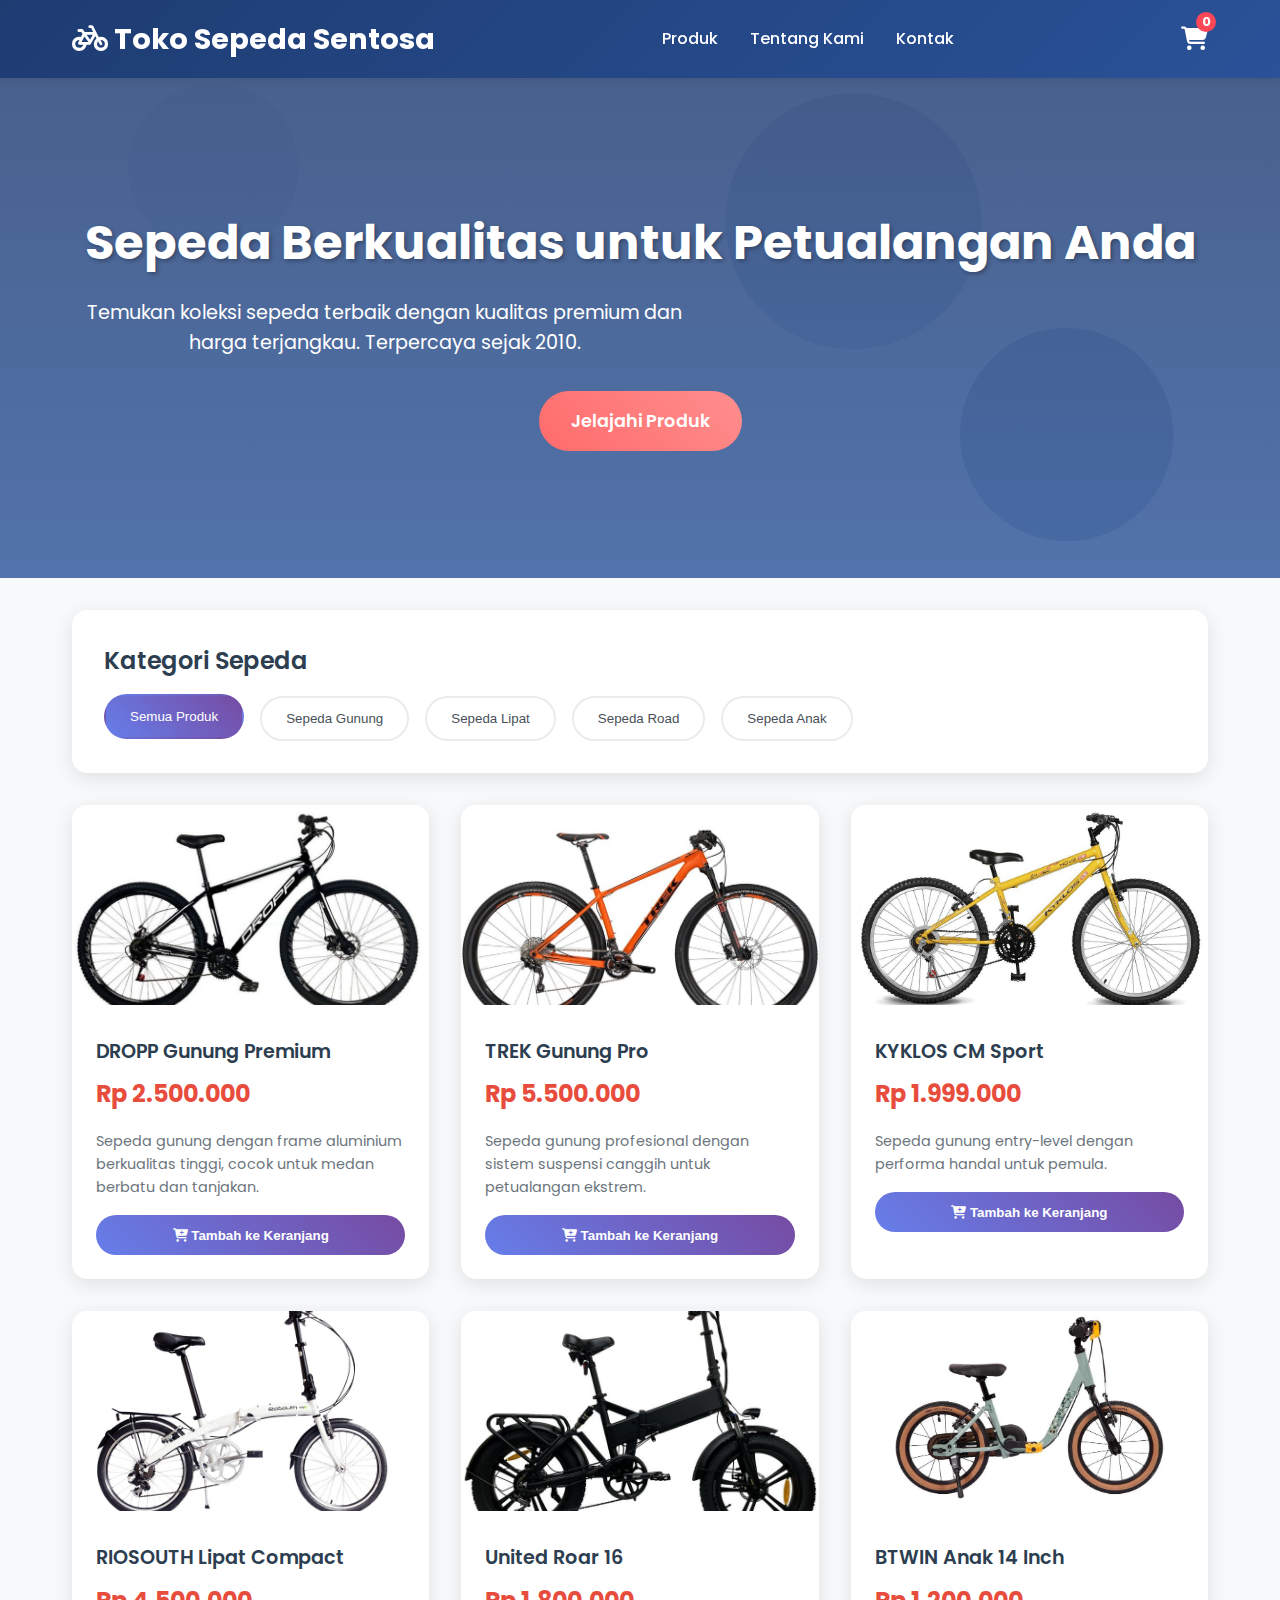
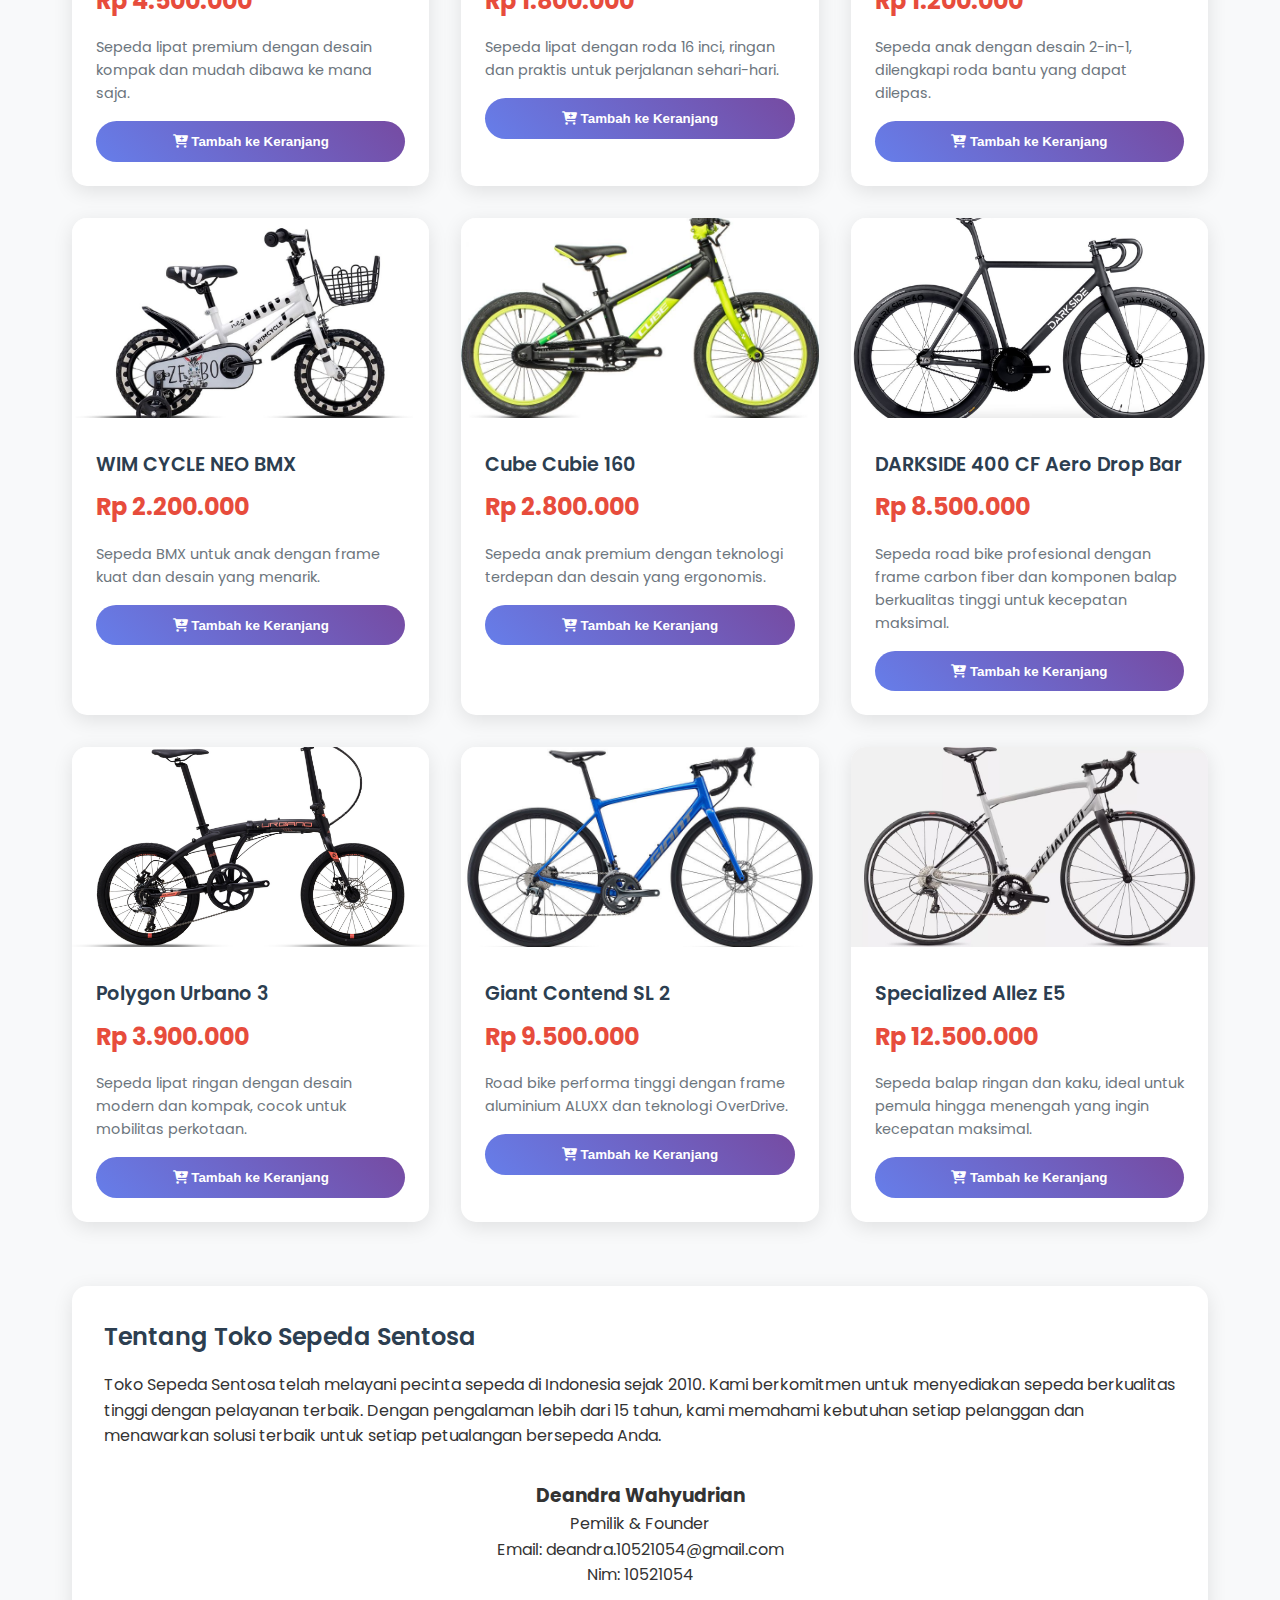
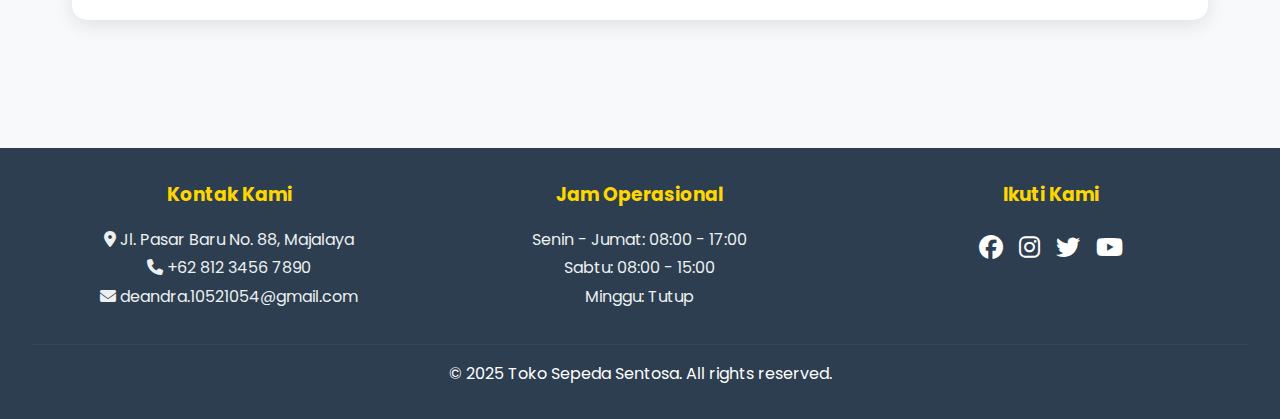
<file: index.html>
<!DOCTYPE html>
<html lang="id">
<head>
    <meta charset="UTF-8">
    <meta name="viewport" content="width=device-width, initial-scale=1.0">
    <title>Toko Sepeda Sentosa - Sepeda Berkualitas Terpercaya</title>
    <link href="https://fonts.googleapis.com/css2?family=Poppins:wght@300;400;500;600;700&display=swap" rel="stylesheet">
    <link rel="stylesheet" href="https://cdnjs.cloudflare.com/ajax/libs/font-awesome/6.4.0/css/all.min.css">
    <link rel="stylesheet" href="style.css">
</head>
<body>
    <header class="header">
        <div class="header-content">
            <a href="#" class="logo">
                <i class="fas fa-bicycle"></i> Toko Sepeda Sentosa
            </a>
            <nav>
                <ul class="nav-menu">
                    <li><a href="#products">Produk</a></li>
                    <li><a href="#about">Tentang Kami</a></li>
                    <li><a href="#contact">Kontak</a></li>
                </ul>
            </nav>
            <div class="cart-icon" onclick="openCart()">
                <i class="fas fa-shopping-cart"></i>
                <span class="cart-count" id="cartCount">0</span>
            </div>
        </div>
    </header>

    <section class="hero">
        <div class="hero-content">
            <h1>Sepeda Berkualitas untuk Petualangan Anda</h1>
            <p>Temukan koleksi sepeda terbaik dengan kualitas premium dan harga terjangkau. Terpercaya sejak 2010.</p>
            <a href="#products" class="cta-button">Jelajahi Produk</a>
        </div>
    </section>

    <div class="container">
        <section class="filter-section" id="products">
            <h2 class="filter-title">Kategori Sepeda</h2>
            <div class="filter-buttons">
                <button class="filter-btn active" onclick="filterProducts('all')">Semua Produk</button>
                <button class="filter-btn" onclick="filterProducts('gunung')">Sepeda Gunung</button>
                <button class="filter-btn" onclick="filterProducts('lipat')">Sepeda Lipat</button>
                <button class="filter-btn" onclick="filterProducts('road')">Sepeda Road</button>
                <button class="filter-btn" onclick="filterProducts('anak')">Sepeda Anak</button>
            </div>
        </section>

        <div class="product-grid" id="productGrid">
        </div>
    </div>

    <section id="about" class="container">
        <div class="filter-section">
            <h2 class="filter-title">Tentang Toko Sepeda Sentosa</h2>
            <p>Toko Sepeda Sentosa telah melayani pecinta sepeda di Indonesia sejak 2010. Kami berkomitmen untuk menyediakan sepeda berkualitas tinggi dengan pelayanan terbaik. Dengan pengalaman lebih dari 15 tahun, kami memahami kebutuhan setiap pelanggan dan menawarkan solusi terbaik untuk setiap petualangan bersepeda Anda.</p>
            <div style="margin-top: 2rem; text-align: center;">
                <h3>Deandra Wahyudrian</h3>
                <p>Pemilik & Founder</p>
                <p>Email: deandra.10521054@gmail.com</p>
                <p>Nim: 10521054</p>
            </div>
        </div>
    </section>

    <footer class="footer" id="contact">
        <div class="footer-content">
            <div class="footer-section">
                <h3>Kontak Kami</h3>
                <p><i class="fas fa-map-marker-alt"></i> Jl. Pasar Baru No. 88, Majalaya</p>
                <p><i class="fas fa-phone"></i> +62 812 3456 7890</p>
                <p><i class="fas fa-envelope"></i> deandra.10521054@gmail.com</p>
            </div>
            <div class="footer-section">
                <h3>Jam Operasional</h3>
                <p>Senin - Jumat: 08:00 - 17:00</p>
                <p>Sabtu: 08:00 - 15:00</p>
                <p>Minggu: Tutup</p>
            </div>
            <div class="footer-section">
                <h3>Ikuti Kami</h3>
                <div class="social-icons">
                    <a href="#"><i class="fab fa-facebook"></i></a>
                    <a href="#"><i class="fab fa-instagram"></i></a>
                    <a href="#"><i class="fab fa-twitter"></i></a>
                    <a href="#"><i class="fab fa-youtube"></i></a>
                </div>
            </div>
        </div>
        <div style="border-top: 1px solid #34495e; padding-top: 1rem; margin-top: 2rem;">
            <p>&copy; 2025 Toko Sepeda Sentosa. All rights reserved.</p>
        </div>
    </footer>

    <div id="cartModal" class="modal">
        <div class="modal-content">
            <span class="close" onclick="closeCart()">&times;</span>
            <h2>Keranjang Belanja</h2>
            <div id="cartItems"></div>
            <div class="cart-total" id="cartTotal">Total: Rp 0</div>
            <button class="btn-primary" onclick="checkout()" style="width: 100%; margin-top: 1rem;">
                Checkout
            </button>
        </div>
    </div>

    <script src="script.js"></script>
</body>
</html>
</file>
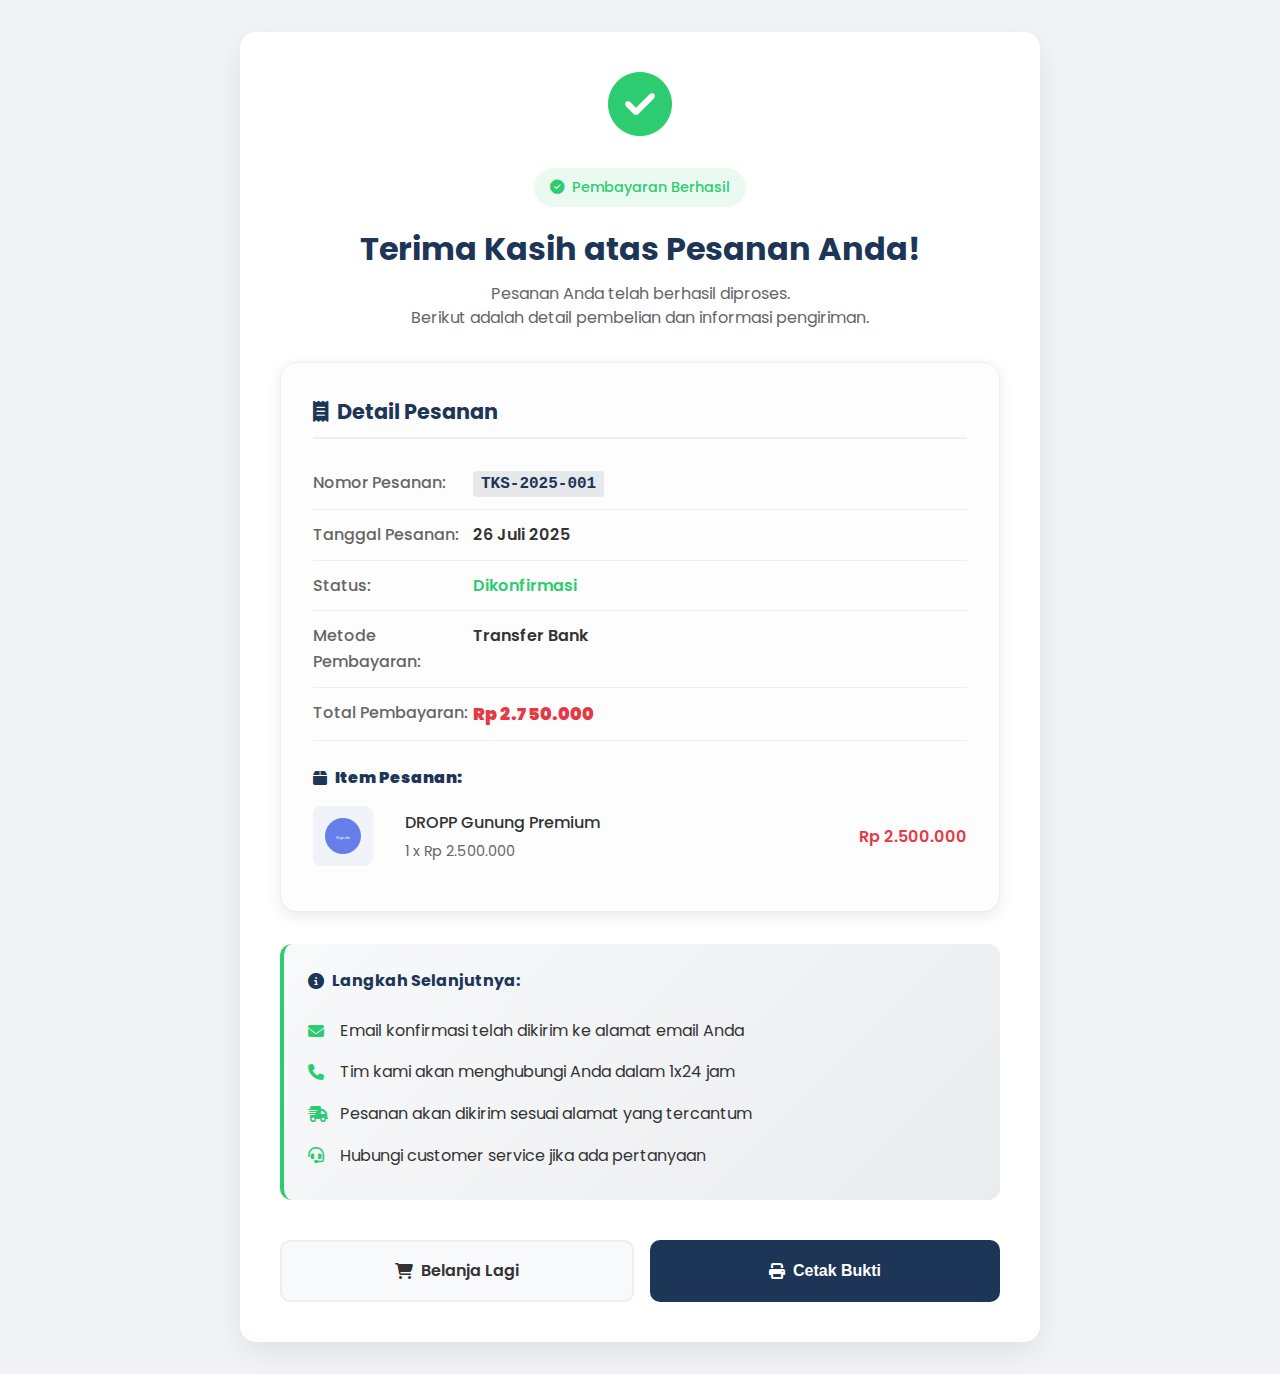
<file: payment-sukses.html>
<!DOCTYPE html>
<html lang="id">
<head>
    <meta charset="UTF-8" />
    <meta name="viewport" content="width=device-width, initial-scale=1.0"/>
    <title>Pembayaran Berhasil - Toko Sepeda Sentosa</title>
    <meta name="description" content="Halaman konfirmasi pembayaran berhasil - Toko Sepeda Sentosa">
    
    <link rel="stylesheet" href="https://cdnjs.cloudflare.com/ajax/libs/font-awesome/6.4.0/css/all.min.css"/>
    <link href="https://fonts.googleapis.com/css2?family=Poppins:wght@300;400;600;700&display=swap" rel="stylesheet">
    
    <style>
        :root {
            --primary-color: #1d3557;
            --primary-hover: #16324f;
            --accent-color: #e63946;
            --success-color: #2ecc71;
            --text-dark: #333;
            --text-light: #666;
            --border-color: #eee;
            --background: #f1f3f6;
            --white: #ffffff;
            --shadow-light: 0 5px 15px rgba(0,0,0,0.08);
            --shadow-medium: 0 10px 30px rgba(0,0,0,0.08);
            --transition: all 0.2s ease;
        }

        * {
            margin: 0; 
            padding: 0; 
            box-sizing: border-box;
        }

        body {
            font-family: 'Poppins', sans-serif;
            background-color: var(--background);
            color: var(--text-dark);
            padding: 2rem 1rem;
            line-height: 1.6;
        }

        .container {
            max-width: 800px;
            margin: auto;
            background: var(--white);
            padding: 2.5rem;
            border-radius: 16px;
            box-shadow: var(--shadow-medium);
            position: relative;
        }

        .success-animation {
            display: flex;
            justify-content: center;
            margin-bottom: 2rem;
        }

        .success-icon {
            font-size: 4rem;
            color: var(--success-color);
            animation: successBounce 0.6s ease-out;
        }

        @keyframes successBounce {
            0% { transform: scale(0); opacity: 0; }
            50% { transform: scale(1.1); }
            100% { transform: scale(1); opacity: 1; }
        }

        .title {
            text-align: center;
            font-size: 2rem;
            font-weight: 700;
            color: var(--primary-color);
            margin-bottom: 0.5rem;
        }

        .subtitle {
            text-align: center;
            font-size: 1rem;
            color: var(--text-light);
            margin-bottom: 2rem;
            line-height: 1.5;
        }

        .order-details {
            margin-top: 2rem;
        }

        .section-title {
            margin-bottom: 1.2rem;
            color: var(--primary-color);
            font-size: 1.3rem;
            border-bottom: 2px solid var(--border-color);
            padding-bottom: 0.5rem;
            display: flex;
            align-items: center;
            gap: 0.5rem;
        }

        .styled-summary {
            background: #fdfdfd;
            padding: 2rem;
            border-radius: 16px;
            box-shadow: var(--shadow-light);
            margin-top: 2rem;
            border: 1px solid var(--border-color);
        }

        .order-table {
            width: 100%;
            border-collapse: collapse;
            margin-top: 1rem;
        }

        .order-table td {
            padding: 0.75rem 0;
            border-bottom: 1px solid var(--border-color);
            vertical-align: top;
        }

        .order-table td:first-child {
            color: var(--text-light);
            width: 160px;
            font-weight: 500;
        }

        .order-table td:last-child {
            font-weight: 600;
        }

        .order-id {
            color: var(--primary-color);
            font-family: 'Courier New', monospace;
            background: rgba(29, 53, 87, 0.1);
            padding: 0.25rem 0.5rem;
            border-radius: 4px;
        }

        .total-amount {
            color: var(--accent-color);
            font-size: 1.1rem;
        }

        .items-section {
            margin-top: 1.5rem;
        }

        .items-title {
            font-weight: 600;
            margin-bottom: 1rem;
            color: var(--primary-color);
            display: flex;
            align-items: center;
            gap: 0.5rem;
        }

        .order-item {
            display: flex;
            justify-content: space-between;
            align-items: center;
            margin-bottom: 1rem;
            border-bottom: 1px dashed var(--border-color);
            padding-bottom: 0.8rem;
        }

        .order-item:last-child {
            border-bottom: none;
            margin-bottom: 0;
        }

        .order-item img {
            width: 60px;
            height: 60px;
            object-fit: cover;
            border-radius: 8px;
            margin-right: 1rem;
            flex-shrink: 0;
        }

        .order-item-info {
            display: flex;
            align-items: center;
            flex: 1;
            gap: 1rem;
        }

        .order-item-details {
            flex: 1;
        }

        .order-item-name {
            font-weight: 500;
            margin-bottom: 0.25rem;
            color: var(--text-dark);
        }

        .order-item-quantity {
            font-size: 0.9rem;
            color: var(--text-light);
        }

        .order-item-price {
            font-weight: 600;
            color: var(--accent-color);
            font-size: 1rem;
        }

        .buttons {
            display: flex;
            justify-content: space-between;
            margin-top: 2.5rem;
            gap: 1rem;
        }

        .btn {
            flex: 1;
            padding: 1rem 1.5rem;
            border: none;
            border-radius: 10px;
            font-weight: 600;
            font-size: 1rem;
            cursor: pointer;
            transition: var(--transition);
            text-decoration: none;
            display: flex;
            align-items: center;
            justify-content: center;
            gap: 0.5rem;
        }

        .btn-print {
            background-color: var(--primary-color);
            color: var(--white);
        }

        .btn-print:hover {
            background-color: var(--primary-hover);
            transform: translateY(-2px);
            box-shadow: 0 8px 20px rgba(29, 53, 87, 0.3);
        }

        .btn-home {
            background-color: #f8f9fa;
            color: var(--text-dark);
            border: 2px solid var(--border-color);
        }

        .btn-home:hover {
            background-color: #e9ecef;
            border-color: var(--primary-color);
            color: var(--primary-color);
        }

        .status-badge {
            display: inline-flex;
            align-items: center;
            gap: 0.5rem;
            background: rgba(46, 204, 113, 0.1);
            color: var(--success-color);
            padding: 0.5rem 1rem;
            border-radius: 25px;
            font-size: 0.9rem;
            font-weight: 500;
            margin-bottom: 1rem;
        }

        .next-steps {
            background: linear-gradient(135deg, #f8f9fa 0%, #e9ecef 100%);
            padding: 1.5rem;
            border-radius: 12px;
            margin-top: 2rem;
            border-left: 4px solid var(--success-color);
        }

        .next-steps h4 {
            color: var(--primary-color);
            margin-bottom: 1rem;
            display: flex;
            align-items: center;
            gap: 0.5rem;
        }

        .next-steps ul {
            list-style: none;
            padding: 0;
        }

        .next-steps li {
            padding: 0.5rem 0;
            display: flex;
            align-items: center;
            gap: 0.75rem;
            color: var(--text-dark);
        }

        .next-steps li i {
            color: var(--success-color);
            width: 20px;
        }

        @media print {
            body {
                background: white !important;
                color: black !important;
                padding: 0 !important;
                font-size: 12pt;
                line-height: 1.4;
            }

            .container {
                max-width: 100% !important;
                margin: 0 !important;
                padding: 20pt !important;
                background: white !important;
                box-shadow: none !important;
                border-radius: 0 !important;
            }

            .buttons,
            .btn,
            .next-steps {
                display: none !important;
            }

            .success-icon {
                display: none !important;
            }

            .title {
                font-size: 18pt !important;
                color: black !important;
                margin-bottom: 10pt !important;
            }

            .subtitle {
                color: #333 !important;
                margin-bottom: 20pt !important;
            }

            .section-title {
                font-size: 14pt !important;
                color: black !important;
                border-bottom: 1pt solid #333 !important;
                margin-bottom: 10pt !important;
            }

            .order-table td {
                border-bottom: 1pt solid #ccc !important;
                padding: 5pt 0 !important;
                font-size: 11pt !important;
            }

            .order-item {
                margin-bottom: 8pt !important;
                border-bottom: 1pt dashed #ccc !important;
                padding-bottom: 5pt !important;
                page-break-inside: avoid;
            }

            .order-item img {
                width: 30pt !important;
                height: 30pt !important;
                margin-right: 8pt !important;
            }

            .order-item-price {
                color: black !important;
                font-weight: bold !important;
            }

            .styled-summary {
                page-break-inside: avoid;
                background: white !important;
                box-shadow: none !important;
                border: 1pt solid #ccc !important;
            }

            .print-footer {
                position: fixed;
                bottom: 0;
                left: 0;
                right: 0;
                text-align: center;
                font-size: 9pt;
                color: #666;
                border-top: 1pt solid #ccc;
                padding: 5pt;
                background: white;
            }
        }

        @media (max-width: 600px) {
            .container {
                padding: 1.5rem;
                margin: 1rem 0.5rem;
            }

            .title {
                font-size: 1.5rem;
            }

            .buttons {
                flex-direction: column;
            }

            .order-item {
                flex-direction: column;
                align-items: flex-start;
                gap: 0.5rem;
            }

            .order-item-info {
                width: 100%;
            }

            .order-item-price {
                align-self: flex-end;
            }

            .order-table td:first-child {
                width: 120px;
                font-size: 0.9rem;
            }
        }

        @media (max-width: 400px) {
            body {
                padding: 1rem 0.5rem;
            }

            .success-icon {
                font-size: 3rem;
            }

            .container {
                padding: 1rem;
            }
        }

        .order-item img {
            background: linear-gradient(90deg, #f0f4f8 25%, #e3e8ef 50%, #f0f4f8 75%);
            background-size: 200% 100%;
            animation: loading 1.5s infinite;
        }

        .order-item img[src] {
            background: none;
            animation: none;
        }

        @keyframes loading {
            0% { background-position: 200% 0; }
            100% { background-position: -200% 0; }
        }
    </style>
</head>
<body>
    <div class="container" id="invoice">
        <div class="success-animation">
            <i class="fas fa-check-circle success-icon" aria-hidden="true"></i>
        </div>

        <div style="text-align: center;">
            <div class="status-badge">
                <i class="fas fa-check-circle" aria-hidden="true"></i>
                <span>Pembayaran Berhasil</span>
            </div>
        </div>

        <div class="title">Terima Kasih atas Pesanan Anda!</div>
        <div class="subtitle">
            Pesanan Anda telah berhasil diproses.<br/>
            Berikut adalah detail pembelian dan informasi pengiriman.
        </div>
        
        <div class="order-details styled-summary">
            <h3 class="section-title">
                <i class="fas fa-receipt" aria-hidden="true"></i> 
                Detail Pesanan
            </h3>
            
            <table class="order-table">
                <tr>
                    <td>Nomor Pesanan:</td>
                    <td><span class="order-id" id="orderId">TKS-2025-001</span></td>
                </tr>
                <tr>
                    <td>Tanggal Pesanan:</td>
                    <td id="orderDate">26 Juli 2025</td>
                </tr>
                <tr>
                    <td>Status:</td>
                    <td><span style="color: var(--success-color); font-weight: 600;">Dikonfirmasi</span></td>
                </tr>
                <tr>
                    <td>Metode Pembayaran:</td>
                    <td id="orderPayment">Transfer Bank</td>
                </tr>
                <tr>
                    <td>Total Pembayaran:</td>
                    <td><strong class="total-amount" id="finalTotal">Rp 2.750.000</strong></td>
                </tr>
            </table>

            <div class="items-section">
                <div class="items-title">
                    <i class="fas fa-box" aria-hidden="true"></i>
                    <strong>Item Pesanan:</strong>
                </div>
                <div id="orderItems">
                    <div class="order-item">
                        <div class="order-item-info">
                            <img src="data:image/svg+xml,<svg xmlns='http://www.w3.org/2000/svg' viewBox='0 0 100 100'><rect fill='%23f0f4f8' width='100' height='100'/><circle fill='%23667eea' cx='50' cy='50' r='30'/><text x='50' y='55' text-anchor='middle' fill='white' font-size='8'>Sepeda</text></svg>" 
                                 alt="DROPP Gunung Premium" loading="lazy" />
                            <div class="order-item-details">
                                <div class="order-item-name">DROPP Gunung Premium</div>
                                <div class="order-item-quantity">1 x Rp 2.500.000</div>
                            </div>
                        </div>
                        <div class="order-item-price">Rp 2.500.000</div>
                    </div>
                </div>
            </div>
        </div>

        <div class="next-steps">
            <h4>
                <i class="fas fa-info-circle" aria-hidden="true"></i>
                Langkah Selanjutnya:
            </h4>
            <ul>
                <li>
                    <i class="fas fa-envelope" aria-hidden="true"></i>
                    Email konfirmasi telah dikirim ke alamat email Anda
                </li>
                <li>
                    <i class="fas fa-phone" aria-hidden="true"></i>
                    Tim kami akan menghubungi Anda dalam 1x24 jam
                </li>
                <li>
                    <i class="fas fa-shipping-fast" aria-hidden="true"></i>
                    Pesanan akan dikirim sesuai alamat yang tercantum
                </li>
                <li>
                    <i class="fas fa-headset" aria-hidden="true"></i>
                    Hubungi customer service jika ada pertanyaan
                </li>
            </ul>
        </div>

        <div class="buttons">
            <a href="index.html" class="btn btn-home" onclick="shopAgain()">
                <i class="fas fa-shopping-cart" aria-hidden="true"></i> 
                Belanja Lagi
            </a>
            <button class="btn btn-print" onclick="printInvoice()">
                <i class="fas fa-print" aria-hidden="true"></i> 
                Cetak Bukti
            </button>
        </div>
    </div>

    <div class="print-footer" style="display: none;">
        <p>Toko Sepeda Sentosa - Jl. Pasar Baru No. 88, Majalaya | Tel: +62 812 3456 7890 | Email: deandra.10521054@gmail.com</p>
        <p>Terima kasih telah berbelanja di Toko Sepeda Sentosa</p>
    </div>

    <script>
        function printInvoice() {
            try {
                const printFooter = document.querySelector('.print-footer');
                if (printFooter) {
                    printFooter.style.display = 'block';
                }
                
            
                const orderDate = document.getElementById('orderDate');
                if (orderDate && (orderDate.textContent === '-' || orderDate.textContent === '26 Juli 2025')) {
                    orderDate.textContent = new Date().toLocaleDateString('id-ID', {
                        year: 'numeric',
                        month: 'long',
                        day: 'numeric'
                    });
                }
                
                window.print();
                
                setTimeout(() => {
                    if (printFooter) {
                        printFooter.style.display = 'none';
                    }
                }, 1000);
            } catch (error) {
                console.error('Error printing:', error);
                alert('Terjadi kesalahan saat mencetak. Silakan coba lagi.');
            }
        }

        function shopAgain() {
            try {
                if (typeof(Storage) !== "undefined") {
                    localStorage.removeItem('sepeda_cart');
                    localStorage.removeItem('currentOrder');
                }
                
                window.location.href = 'index.html';
            } catch (error) {
                console.error('Error in shopAgain:', error);
            
                window.location.replace('index.html');
            }
        }

        function loadOrder() {
            try {
                const params = new URLSearchParams(window.location.search);
                const data = params.get("order");
                
                if (!data) {
                    console.warn('No order data found in URL');
                    return;
                }

                const order = JSON.parse(decodeURIComponent(data));
                
                const orderIdEl = document.getElementById("orderId");
                const orderDateEl = document.getElementById("orderDate");
                const orderPaymentEl = document.getElementById("orderPayment");
                const finalTotalEl = document.getElementById("finalTotal");
                
                if (orderIdEl) {
                    orderIdEl.textContent = order.orderId || "TKS-" + Date.now();
                }
                
                if (orderDateEl) {
                    const orderDate = new Date(order.orderDate);
                    orderDateEl.textContent = orderDate.toLocaleDateString("id-ID", {
                        year: 'numeric',
                        month: 'long',
                        day: 'numeric'
                    });
                }
                
                if (orderPaymentEl) {
                    orderPaymentEl.textContent = formatPaymentMethod(order.payment);
                }

                const container = document.getElementById("orderItems");
                if (container && order.items && order.items.length > 0) {
                    container.innerHTML = "";
                    let total = 0;
                    
                    order.items.forEach(item => {
                        const itemTotal = item.price * item.quantity;
                        total += itemTotal;

                        const fallbackSVG = `data:image/svg+xml,<svg xmlns='http://www.w3.org/2000/svg' viewBox='0 0 100 100'><rect fill='%23f0f4f8' width='100' height='100'/><circle fill='%23667eea' cx='50' cy='50' r='30'/><text x='50' y='55' text-anchor='middle' fill='white' font-size='8'>Sepeda</text></svg>`;

                        const div = document.createElement("div");
                        div.classList.add("order-item");
                        div.innerHTML = `
                            <div class="order-item-info">
                                <img src="${item.image}" alt="${item.name}" 
                                     onerror="this.src='${fallbackSVG}'" loading="lazy" />
                                <div class="order-item-details">
                                    <div class="order-item-name">${item.name}</div>
                                    <div class="order-item-quantity">${item.quantity} x Rp ${item.price.toLocaleString("id-ID")}</div>
                                </div>
                            </div>
                            <div class="order-item-price">Rp ${itemTotal.toLocaleString("id-ID")}</div>
                        `;
                        container.appendChild(div);
                    });

                    if (finalTotalEl) {
                        if (order.total) {
                            finalTotalEl.textContent = "Rp " + order.total.toLocaleString("id-ID");
                        } else {
                            const tax = total * 0.1;
                            const final = total + 50000 + tax;
                            finalTotalEl.textContent = "Rp " + final.toLocaleString("id-ID");
                        }
                    }
                }

            } catch (error) {
                console.error('Error loading order data:', error);
            }
        }

        function formatPaymentMethod(value) {
            const methods = {
                "transfer": "Transfer Bank",
                "cod": "Bayar di Tempat (COD)",
                "ewallet": "E-Wallet",
                "credit": "Kartu Kredit"
            };
            return methods[value] || value || "Transfer Bank";
        }

        document.addEventListener("DOMContentLoaded", () => {
            loadOrder();
            
           
            const images = document.querySelectorAll('.order-item img');
            images.forEach(img => {
                img.addEventListener('load', function() {
                    this.style.background = 'none';
                    this.style.animation = 'none';
                });
            });
        });

        window.addEventListener('popstate', function(event) {
          
            window.location.href = 'index.html';
        });

        if (window.history.replaceState) {
            window.history.replaceState(null, null, window.location.href);
        }
    </script>
</body>
</html>
</file>
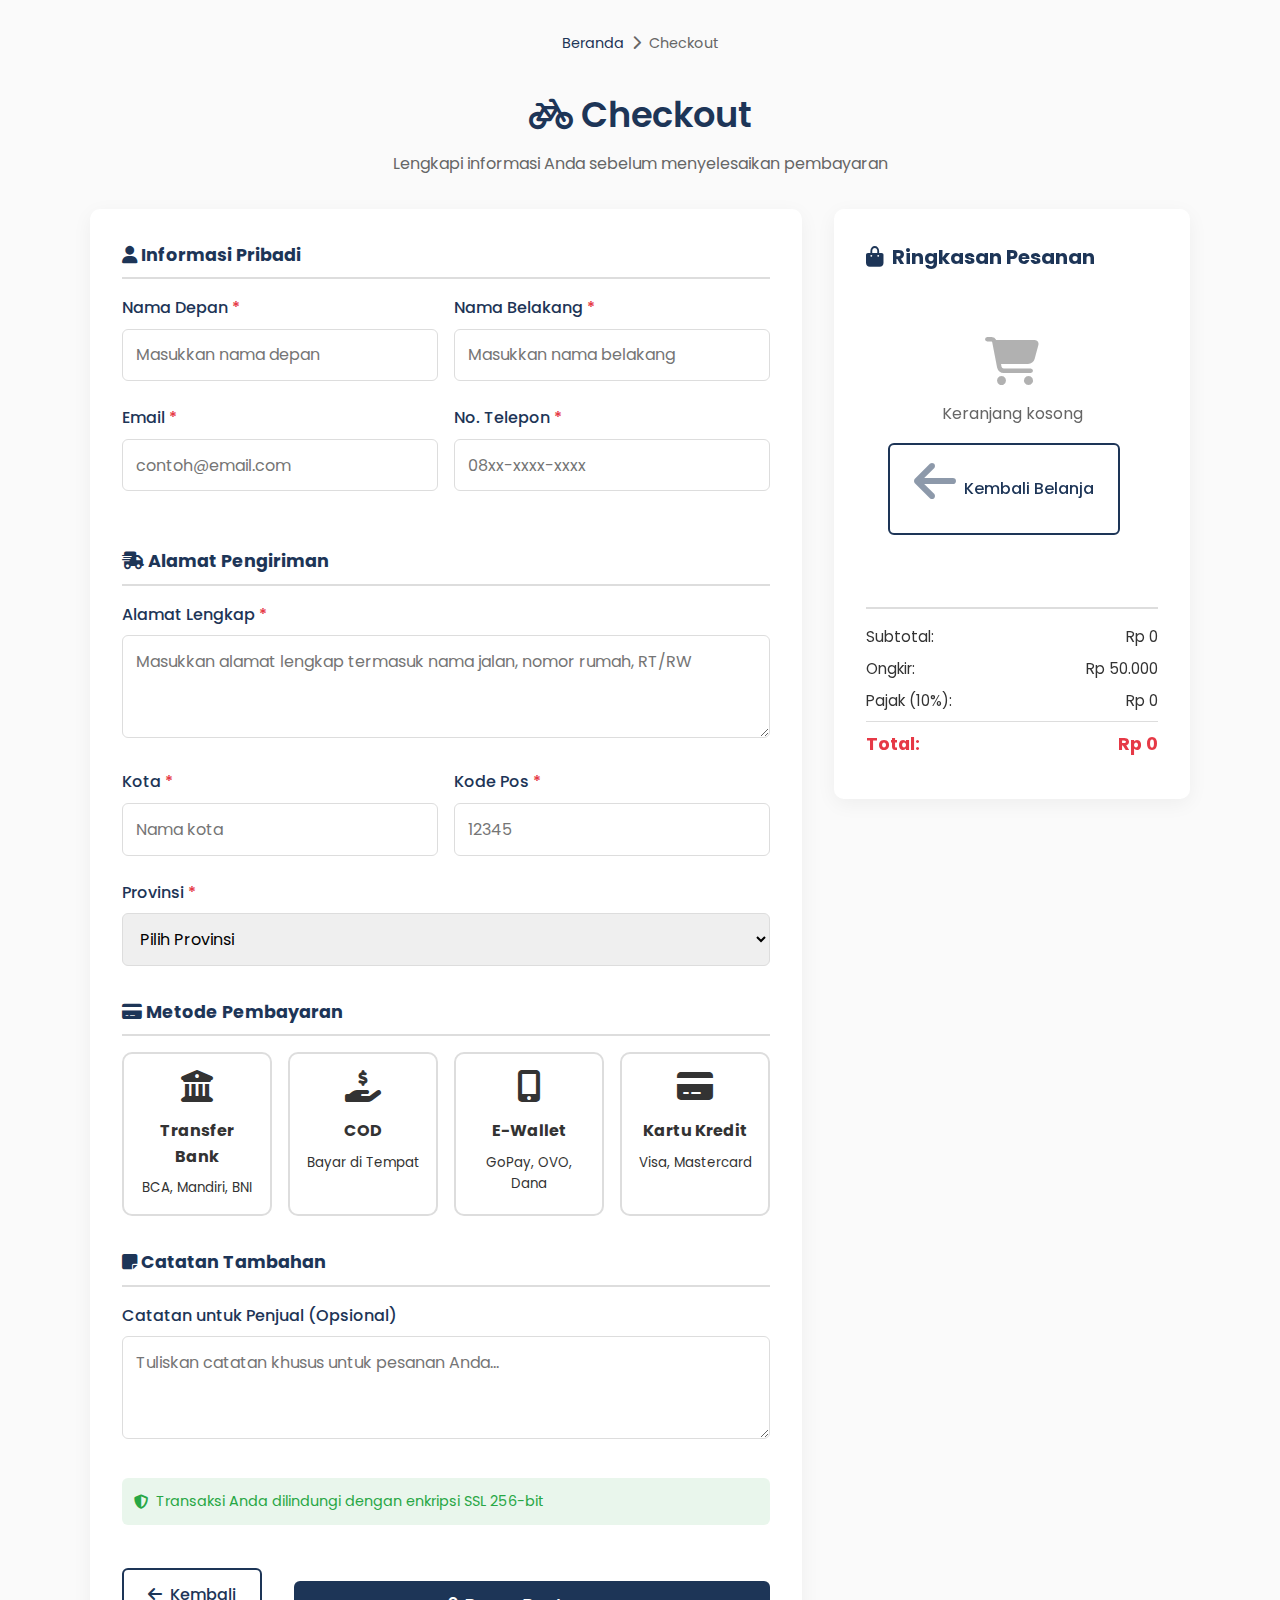
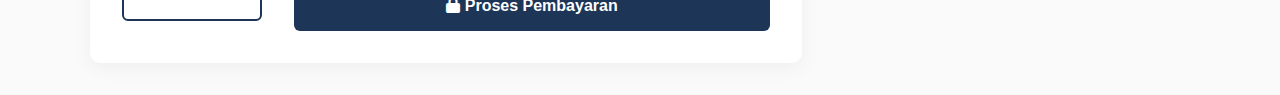
<file: transaksi.html>
<!DOCTYPE html>
<html lang="id">
<head>
    <meta charset="UTF-8" />
    <meta name="viewport" content="width=device-width, initial-scale=1.0"/>
    <title>Checkout - Toko Sepeda Sentosa</title>
    <meta name="description" content="Halaman checkout untuk menyelesaikan pembelian sepeda di Toko Sepeda Sentosa">
    
    <link rel="stylesheet" href="https://cdnjs.cloudflare.com/ajax/libs/font-awesome/6.4.0/css/all.min.css" />
    <link href="https://fonts.googleapis.com/css2?family=Poppins:wght@300;400;500;600;700&display=swap" rel="stylesheet">
    
    <style>
        :root {
            --primary-color: #1d3557;
            --primary-hover: #16324f;
            --accent-color: #e63946;
            --success-color: #28a745;
            --text-dark: #333;
            --text-light: #666;
            --border-color: #ddd;
            --background: #fafafa;
            --white: #ffffff;
            --shadow-light: 0 5px 20px rgba(0,0,0,0.05);
            --transition: all 0.2s ease;
        }

        * { 
            margin: 0; 
            padding: 0; 
            box-sizing: border-box; 
        }

        body {
            font-family: 'Poppins', sans-serif;
            background-color: var(--background);
            color: var(--text-dark);
            line-height: 1.6;
            padding: 2rem 1rem;
        }

        .container {
            max-width: 1100px;
            margin: auto;
        }

        .checkout-header {
            text-align: center;
            margin-bottom: 2rem;
        }

        .checkout-header h1 {
            font-size: 2.2rem;
            font-weight: 600;
            color: var(--primary-color);
            margin-bottom: 0.5rem;
        }

        .checkout-header p {
            color: var(--text-light);
        }

        .breadcrumb {
            display: flex;
            justify-content: center;
            align-items: center;
            gap: 0.5rem;
            margin-bottom: 2rem;
            font-size: 0.9rem;
            color: var(--text-light);
        }

        .breadcrumb a {
            color: var(--primary-color);
            text-decoration: none;
        }

        .breadcrumb a:hover {
            text-decoration: underline;
        }

        .checkout-content {
            display: grid;
            grid-template-columns: 2fr 1fr;
            gap: 2rem;
        }

        .checkout-form {
            background: var(--white);
            padding: 2rem;
            border-radius: 10px;
            box-shadow: var(--shadow-light);
        }

        .form-section {
            margin-bottom: 2rem;
        }

        .form-section h3 {
            color: var(--primary-color);
            margin-bottom: 1rem;
            padding-bottom: 0.5rem;
            border-bottom: 2px solid var(--border-color);
            font-size: 1.1rem;
        }

        .form-group {
            margin-bottom: 1.5rem;
        }

        .form-group label {
            font-weight: 500;
            margin-bottom: 0.5rem;
            display: block;
            color: var(--primary-color);
        }

        .required::after {
            content: ' *';
            color: var(--accent-color);
        }

        .form-group input,
        .form-group textarea,
        .form-group select {
            width: 100%;
            padding: 0.8rem;
            border: 1px solid var(--border-color);
            border-radius: 6px;
            font-size: 1rem;
            transition: var(--transition);
            font-family: inherit;
        }

        .form-group input:focus,
        .form-group textarea:focus,
        .form-group select:focus {
            outline: none;
            border-color: var(--primary-color);
            box-shadow: 0 0 0 3px rgba(29, 53, 87, 0.1);
        }

        .form-group input:invalid:not(:focus):not(:placeholder-shown) {
            border-color: var(--accent-color);
        }

        .form-row {
            display: flex;
            gap: 1rem;
        }

        .form-row .form-group {
            flex: 1;
        }

        .payment-methods {
            display: grid;
            grid-template-columns: repeat(auto-fit, minmax(150px, 1fr));
            gap: 1rem;
            margin-top: 1rem;
        }

        .payment-option {
            border: 2px solid var(--border-color);
            border-radius: 10px;
            padding: 1rem;
            cursor: pointer;
            transition: var(--transition);
            text-align: center;
            position: relative;
        }

        .payment-option:hover {
            border-color: var(--primary-color);
            transform: translateY(-2px);
        }

        .payment-option input[type="radio"] {
            position: absolute;
            opacity: 0;
            width: 100%;
            height: 100%;
            cursor: pointer;
            margin: 0;
        }

        .payment-option input[type="radio"]:checked + .payment-content {
            color: var(--primary-color);
        }

        .payment-option input[type="radio"]:checked ~ * {
            border-color: var(--primary-color);
        }

        .payment-option.selected {
            border-color: var(--primary-color);
            background: rgba(29, 53, 87, 0.05);
        }

        .payment-content {
            display: flex;
            flex-direction: column;
            align-items: center;
            gap: 0.5rem;
            pointer-events: none;
        }

        .payment-icon {
            font-size: 2rem;
            margin-bottom: 0.5rem;
        }

        .order-summary {
            background: var(--white);
            padding: 2rem;
            border-radius: 10px;
            box-shadow: var(--shadow-light);
            height: fit-content;
            position: sticky;
            top: 2rem;
        }

        .order-summary h3 {
            font-size: 1.25rem;
            color: var(--primary-color);
            margin-bottom: 1rem;
            display: flex;
            align-items: center;
            gap: 0.5rem;
        }

        .order-item {
            display: flex;
            align-items: center;
            justify-content: space-between;
            padding: 0.75rem 0;
            border-bottom: 1px solid var(--border-color);
            gap: 1rem;
        }

        .order-item:last-child {
            border-bottom: none;
        }

        .order-item img {
            width: 50px;
            height: 50px;
            object-fit: cover;
            border-radius: 6px;
            flex-shrink: 0;
        }

        .item-details {
            flex: 1;
            min-width: 0;
        }

        .item-name {
            font-weight: 500;
            font-size: 0.9rem;
            color: var(--text-dark);
            margin-bottom: 0.25rem;
            overflow: hidden;
            text-overflow: ellipsis;
            white-space: nowrap;
        }

        .item-quantity {
            font-size: 0.8rem;
            color: var(--text-light);
        }

        .item-price {
            font-weight: 600;
            color: var(--accent-color);
            font-size: 0.9rem;
        }

        .total-section {
            margin-top: 1.5rem;
            padding-top: 1rem;
            border-top: 2px solid var(--border-color);
        }

        .total-row {
            display: flex;
            justify-content: space-between;
            margin-bottom: 0.5rem;
            font-size: 0.95rem;
        }

        .total-row.final {
            font-weight: bold;
            font-size: 1.1rem;
            color: var(--accent-color);
            margin-top: 0.5rem;
            padding-top: 0.5rem;
            border-top: 1px solid var(--border-color);
        }

        .btn-primary {
            width: 100%;
            background: var(--primary-color);
            color: var(--white);
            padding: 1rem;
            border: none;
            border-radius: 6px;
            font-weight: 600;
            cursor: pointer;
            font-size: 1rem;
            transition: var(--transition);
            margin-top: 1.5rem;
            display: flex;
            align-items: center;
            justify-content: center;
            gap: 0.5rem;
        }

        .btn-primary:hover:not(:disabled) {
            background: var(--primary-hover);
            transform: translateY(-1px);
        }

        .btn-primary:disabled {
            opacity: 0.6;
            cursor: not-allowed;
            transform: none;
        }

        .btn-secondary {
            background: transparent;
            color: var(--primary-color);
            border: 2px solid var(--primary-color);
            padding: 0.75rem 1.5rem;
            border-radius: 6px;
            font-weight: 500;
            cursor: pointer;
            text-decoration: none;
            display: inline-flex;
            align-items: center;
            gap: 0.5rem;
            transition: var(--transition);
            margin-right: 1rem;
        }

        .btn-secondary:hover {
            background: var(--primary-color);
            color: var(--white);
        }

        .loading-spinner {
            display: none;
            animation: spin 1s linear infinite;
        }

        @keyframes spin {
            0% { transform: rotate(0deg); }
            100% { transform: rotate(360deg); }
        }

        .error-message {
            color: var(--accent-color);
            font-size: 0.8rem;
            margin-top: 0.25rem;
            display: none;
        }

        .form-group.error input,
        .form-group.error select,
        .form-group.error textarea {
            border-color: var(--accent-color);
        }

        .form-group.error .error-message {
            display: block;
        }

        @media (max-width: 768px) {
            .checkout-content {
                grid-template-columns: 1fr;
            }

            .form-row {
                flex-direction: column;
            }

            .payment-methods {
                grid-template-columns: 1fr;
            }

            .order-summary {
                position: static;
                order: -1;
            }

            .checkout-header h1 {
                font-size: 1.8rem;
            }

            body {
                padding: 1rem 0.5rem;
            }
        }

        @media (max-width: 480px) {
            .checkout-form,
            .order-summary {
                padding: 1.5rem;
            }

            .breadcrumb {
                font-size: 0.8rem;
            }
        }

        .security-badge {
            display: flex;
            align-items: center;
            gap: 0.5rem;
            background: rgba(40, 167, 69, 0.1);
            color: var(--success-color);
            padding: 0.75rem;
            border-radius: 6px;
            margin-top: 1rem;
            font-size: 0.9rem;
        }

        .empty-cart-message {
            text-align: center;
            padding: 3rem 1rem;
            color: var(--text-light);
        }

        .empty-cart-message i {
            font-size: 3rem;
            margin-bottom: 1rem;
            opacity: 0.5;
        }
    </style>
</head>
<body>
    <div class="container">
        <nav class="breadcrumb" aria-label="Breadcrumb">
            <a href="index.html">Beranda</a>
            <i class="fas fa-chevron-right" aria-hidden="true"></i>
            <span>Checkout</span>
        </nav>

        <div class="checkout-header">
            <h1><i class="fas fa-bicycle" aria-hidden="true"></i> Checkout</h1>
            <p>Lengkapi informasi Anda sebelum menyelesaikan pembayaran</p>
        </div>

        <div class="checkout-content">
            <form id="checkoutForm" class="checkout-form" novalidate>
                <div class="form-section">
                    <h3><i class="fas fa-user" aria-hidden="true"></i> Informasi Pribadi</h3>
                    
                    <div class="form-row">
                        <div class="form-group">
                            <label for="firstName" class="required">Nama Depan</label>
                            <input type="text" id="firstName" name="firstName" required 
                                   placeholder="Masukkan nama depan" autocomplete="given-name">
                            <div class="error-message">Nama depan harus diisi</div>
                        </div>
                        <div class="form-group">
                            <label for="lastName" class="required">Nama Belakang</label>
                            <input type="text" id="lastName" name="lastName" required 
                                   placeholder="Masukkan nama belakang" autocomplete="family-name">
                            <div class="error-message">Nama belakang harus diisi</div>
                        </div>
                    </div>

                    <div class="form-row">
                        <div class="form-group">
                            <label for="email" class="required">Email</label>
                            <input type="email" id="email" name="email" required 
                                   placeholder="contoh@email.com" autocomplete="email">
                            <div class="error-message">Masukkan email yang valid</div>
                        </div>
                        <div class="form-group">
                            <label for="phone" class="required">No. Telepon</label>
                            <input type="tel" id="phone" name="phone" required 
                                   placeholder="08xx-xxxx-xxxx" autocomplete="tel">
                            <div class="error-message">Nomor telepon harus diisi</div>
                        </div>
                    </div>
                </div>

                <div class="form-section">
                    <h3><i class="fas fa-shipping-fast" aria-hidden="true"></i> Alamat Pengiriman</h3>
                    
                    <div class="form-group">
                        <label for="address" class="required">Alamat Lengkap</label>
                        <textarea id="address" name="address" rows="3" required 
                                  placeholder="Masukkan alamat lengkap termasuk nama jalan, nomor rumah, RT/RW" 
                                  autocomplete="street-address"></textarea>
                        <div class="error-message">Alamat harus diisi</div>
                    </div>

                    <div class="form-row">
                        <div class="form-group">
                            <label for="city" class="required">Kota</label>
                            <input type="text" id="city" name="city" required 
                                   placeholder="Nama kota" autocomplete="address-level2">
                            <div class="error-message">Kota harus diisi</div>
                        </div>
                        <div class="form-group">
                            <label for="postalCode" class="required">Kode Pos</label>
                            <input type="text" id="postalCode" name="postalCode" required 
                                   placeholder="12345" pattern="[0-9]{5}" autocomplete="postal-code">
                            <div class="error-message">Kode pos harus 5 digit angka</div>
                        </div>
                    </div>

                    <div class="form-group">
                        <label for="province" class="required">Provinsi</label>
                        <select id="province" name="province" required autocomplete="address-level1">
                            <option value="">Pilih Provinsi</option>
                            <option value="Jawa Barat">Jawa Barat</option>
                            <option value="Jawa Tengah">Jawa Tengah</option>
                            <option value="Jawa Timur">Jawa Timur</option>
                            <option value="DKI Jakarta">DKI Jakarta</option>
                            <option value="Bali">Bali</option>
                            <option value="Sumatera Utara">Sumatera Utara</option>
                            <option value="Sumatera Selatan">Sumatera Selatan</option>
                            <option value="Kalimantan Timur">Kalimantan Timur</option>
                            <option value="Sulawesi Selatan">Sulawesi Selatan</option>
                        </select>
                        <div class="error-message">Pilih provinsi</div>
                    </div>
                </div>

                <div class="form-section">
                    <h3><i class="fas fa-credit-card" aria-hidden="true"></i> Metode Pembayaran</h3>
                    
                    <div class="payment-methods">
                        <div class="payment-option">
                            <input type="radio" id="transfer" name="payment" value="transfer" required>
                            <div class="payment-content">
                                <i class="fas fa-university payment-icon" aria-hidden="true"></i>
                                <strong>Transfer Bank</strong>
                                <small>BCA, Mandiri, BNI</small>
                            </div>
                        </div>
                        
                        <div class="payment-option">
                            <input type="radio" id="cod" name="payment" value="cod" required>
                            <div class="payment-content">
                                <i class="fas fa-hand-holding-usd payment-icon" aria-hidden="true"></i>
                                <strong>COD</strong>
                                <small>Bayar di Tempat</small>
                            </div>
                        </div>
                        
                        <div class="payment-option">
                            <input type="radio" id="ewallet" name="payment" value="ewallet" required>
                            <div class="payment-content">
                                <i class="fas fa-mobile-alt payment-icon" aria-hidden="true"></i>
                                <strong>E-Wallet</strong>
                                <small>GoPay, OVO, Dana</small>
                            </div>
                        </div>
                        
                        <div class="payment-option">
                            <input type="radio" id="credit" name="payment" value="credit" required>
                            <div class="payment-content">
                                <i class="fas fa-credit-card payment-icon" aria-hidden="true"></i>
                                <strong>Kartu Kredit</strong>
                                <small>Visa, Mastercard</small>
                            </div>
                        </div>
                    </div>
                    <div class="error-message" id="paymentError">Pilih metode pembayaran</div>
                </div>
                <div class="form-section">
                    <h3><i class="fas fa-sticky-note" aria-hidden="true"></i> Catatan Tambahan</h3>
                    <div class="form-group">
                        <label for="notes">Catatan untuk Penjual (Opsional)</label>
                        <textarea id="notes" name="notes" rows="3" 
                                  placeholder="Tuliskan catatan khusus untuk pesanan Anda..."></textarea>
                    </div>
                </div>

                <div class="security-badge">
                    <i class="fas fa-shield-alt" aria-hidden="true"></i>
                    <span>Transaksi Anda dilindungi dengan enkripsi SSL 256-bit</span>
                </div>

                <div style="display: flex; align-items: center; margin-top: 2rem; gap: 1rem;">
                    <a href="index.html" class="btn-secondary">
                        <i class="fas fa-arrow-left" aria-hidden="true"></i> Kembali
                    </a>
                    <button type="submit" class="btn-primary" id="submitBtn">
                        <span id="btnText">
                            <i class="fas fa-lock" aria-hidden="true"></i> Proses Pembayaran
                        </span>
                        <span id="btnLoading" style="display: none;">
                            <i class="fas fa-spinner loading-spinner" aria-hidden="true"></i> Memproses...
                        </span>
                    </button>
                </div>
            </form>

            <div class="order-summary">
                <h3><i class="fas fa-shopping-bag" aria-hidden="true"></i> Ringkasan Pesanan</h3>
                <div id="orderItems">
                </div>
                <div class="total-section">
                    <div class="total-row">
                        <span>Subtotal:</span>
                        <span id="subtotal">Rp 0</span>
                    </div>
                    <div class="total-row">
                        <span>Ongkir:</span>
                        <span>Rp 50.000</span>
                    </div>
                    <div class="total-row">
                        <span>Pajak (10%):</span>
                        <span id="tax">Rp 0</span>
                    </div>
                    <div class="total-row final">
                        <span>Total:</span>
                        <span id="finalTotal">Rp 0</span>
                    </div>
                </div>
            </div>
        </div>
    </div>

    <script>
        function getCartData() {
            const params = new URLSearchParams(window.location.search);
            const data = params.get("cart");
            if (!data) return [];
            try {
                return JSON.parse(decodeURIComponent(data));
            } catch (error) {
                console.error('Error parsing cart data:', error);
                return [];
            }
        }

        function displayOrderItems() {
            const cart = getCartData();
            const orderItems = document.getElementById("orderItems");
            const subtotalEl = document.getElementById("subtotal");
            const taxEl = document.getElementById("tax");
            const finalTotalEl = document.getElementById("finalTotal");

            if (cart.length === 0) {
                orderItems.innerHTML = `
                    <div class="empty-cart-message">
                        <i class="fas fa-shopping-cart"></i>
                        <p>Keranjang kosong</p>
                        <a href="index.html" class="btn-secondary" style="margin-top: 1rem;">
                            <i class="fas fa-arrow-left"></i> Kembali Belanja
                        </a>
                    </div>
                `;
                return;
            }

            let subtotal = 0;
            orderItems.innerHTML = "";

            cart.forEach(item => {
                const itemTotal = item.price * item.quantity;
                subtotal += itemTotal;

                const fallbackSVG = `data:image/svg+xml,<svg xmlns='http://www.w3.org/2000/svg' viewBox='0 0 100 100'><rect fill='%23f0f4f8' width='100' height='100'/><circle fill='%23667eea' cx='50' cy='50' r='30'/><text x='50' y='55' text-anchor='middle' fill='white' font-size='8'>Sepeda</text></svg>`;

                const div = document.createElement("div");
                div.classList.add("order-item");
                div.innerHTML = `
                    <img src="${item.image}" alt="${item.name}" 
                         onerror="this.src='${fallbackSVG}'" loading="lazy" />
                    <div class="item-details">
                        <div class="item-name" title="${item.name}">${item.name}</div>
                        <div class="item-quantity">${item.quantity} x Rp ${item.price.toLocaleString("id-ID")}</div>
                    </div>
                    <div class="item-price">Rp ${itemTotal.toLocaleString("id-ID")}</div>
                `;
                orderItems.appendChild(div);
            });

            const tax = subtotal * 0.1;
            const final = subtotal + 50000 + tax;

            subtotalEl.textContent = `Rp ${subtotal.toLocaleString("id-ID")}`;
            taxEl.textContent = `Rp ${tax.toLocaleString("id-ID")}`;
            finalTotalEl.textContent = `Rp ${final.toLocaleString("id-ID")}`;
        }

        function validateForm(formData) {
            const errors = {};
            
            const requiredFields = ['firstName', 'lastName', 'email', 'phone', 'address', 'city', 'postalCode', 'province', 'payment'];
            
            requiredFields.forEach(field => {
                const value = formData.get(field);
                if (!value || value.trim() === '') {
                    errors[field] = 'Field ini harus diisi';
                }
            });

            const email = formData.get('email');
            const emailRegex = /^[^\s@]+@[^\s@]+\.[^\s@]+$/;
            if (email && !emailRegex.test(email)) {
                errors.email = 'Format email tidak valid';
            }

            const postalCode = formData.get('postalCode');
            const postalRegex = /^[0-9]{5}$/;
            if (postalCode && !postalRegex.test(postalCode)) {
                errors.postalCode = 'Kode pos harus 5 digit angka';
            }

            const phone = formData.get('phone');
            const phoneRegex = /^(\+62|62|0)[0-9]{9,12}$/;
            if (phone && !phoneRegex.test(phone.replace(/[-\s]/g, ''))) {
                errors.phone = 'Format nomor telepon tidak valid';
            }

            return errors;
        }

        function displayErrors(errors) {
            document.querySelectorAll('.form-group').forEach(group => {
                group.classList.remove('error');
            });

            Object.keys(errors).forEach(field => {
                const input = document.querySelector(`[name="${field}"]`);
                if (input) {
                    const formGroup = input.closest('.form-group');
                    if (formGroup) {
                        formGroup.classList.add('error');
                        const errorMsg = formGroup.querySelector('.error-message');
                        if (errorMsg) {
                            errorMsg.textContent = errors[field];
                        }
                    }
                }
            });

            if (errors.payment) {
                document.getElementById('paymentError').style.display = 'block';
            } else {
                document.getElementById('paymentError').style.display = 'none';
            }
        }

        document.addEventListener("DOMContentLoaded", () => {
            displayOrderItems();

            document.querySelectorAll('input[name="payment"]').forEach(radio => {
                radio.addEventListener('change', function() {
                    document.querySelectorAll('.payment-option').forEach(option => {
                        option.classList.remove('selected');
                    });
                    this.closest('.payment-option').classList.add('selected');
                    document.getElementById('paymentError').style.display = 'none';
                });
            });

            document.getElementById("checkoutForm").addEventListener("submit", function (e) {
                e.preventDefault();

                const cart = getCartData();
                if (cart.length === 0) {
                    alert('Keranjang belanja kosong!');
                    window.location.href = 'index.html';
                    return;
                }

                const formData = new FormData(this);
                const errors = validateForm(formData);

                if (Object.keys(errors).length > 0) {
                    displayErrors(errors);
                    const firstError = document.querySelector('.form-group.error');
                    if (firstError) {
                        firstError.scrollIntoView({ behavior: 'smooth', block: 'center' });
                    }
                    return;
                }

                displayErrors({});

                const submitBtn = document.getElementById('submitBtn');
                const btnText = document.getElementById('btnText');
                const btnLoading = document.getElementById('btnLoading');
                
                btnText.style.display = 'none';
                btnLoading.style.display = 'inline-flex';
                submitBtn.disabled = true;

              
                setTimeout(() => {
                    const orderData = {
                        orderId: 'TKS-' + Date.now(),
                        customer: {
                            firstName: formData.get("firstName"),
                            lastName: formData.get("lastName"),
                            email: formData.get("email"),
                            phone: formData.get("phone"),
                        },
                        shipping: {
                            address: formData.get("address"),
                            city: formData.get("city"),
                            postalCode: formData.get("postalCode"),
                            province: formData.get("province"),
                        },
                        payment: formData.get("payment"),
                        notes: formData.get("notes") || '',
                        items: cart,
                        orderDate: new Date().toISOString(),
                        subtotal: cart.reduce((sum, item) => sum + (item.price * item.quantity), 0),
                        shipping: 50000,
                        tax: cart.reduce((sum, item) => sum + (item.price * item.quantity), 0) * 0.1,
                        total: cart.reduce((sum, item) => sum + (item.price * item.quantity), 0) + 50000 + (cart.reduce((sum, item) => sum + (item.price * item.quantity), 0) * 0.1)
                    };

                    const encoded = encodeURIComponent(JSON.stringify(orderData));
                    window.location.href = `payment-sukses.html?order=${encoded}`;
                }, 2000);
            });

            document.querySelectorAll('input, select, textarea').forEach(input => {
                input.addEventListener('blur', function() {
                    const formData = new FormData();
                    formData.set(this.name, this.value);
                    const errors = validateForm(formData);
                    
                    const formGroup = this.closest('.form-group');
                    if (errors[this.name]) {
                        formGroup.classList.add('error');
                        const errorMsg = formGroup.querySelector('.error-message');
                        if (errorMsg) {
                            errorMsg.textContent = errors[this.name];
                        }
                    } else {
                        formGroup.classList.remove('error');
                    }
                });
            });
        });
    </script>
</body>
</html>
</file>
<file: style.css>
* {
    margin: 0;
    padding: 0;
    box-sizing: border-box;
}

body {
    font-family: 'Poppins', sans-serif;
    line-height: 1.6;
    color: #333;
    background-color: #f8f9fa;
}


.header {
    background: linear-gradient(135deg, #1e3c72 0%, #2a5298 100%);
    color: white;
    padding: 1rem 0;
    box-shadow: 0 2px 10px rgba(0,0,0,0.1);
    position: sticky;
    top: 0;
    z-index: 1000;
}

.header-content {
    max-width: 1200px;
    margin: 0 auto;
    display: flex;
    justify-content: space-between;
    align-items: center;
    padding: 0 2rem;
}

.logo {
    font-size: 1.8rem;
    font-weight: 700;
    color: white;
    text-decoration: none;
}

.nav-menu {
    display: flex;
    list-style: none;
    gap: 2rem;
}

.nav-menu a {
    color: white;
    text-decoration: none;
    font-weight: 500;
    transition: color 0.3s ease;
}

.nav-menu a:hover {
    color: #ffd700;
}

.cart-icon {
    position: relative;
    cursor: pointer;
    font-size: 1.5rem;
    transition: transform 0.3s ease;
}

.cart-icon:hover {
    transform: scale(1.1);
}

.cart-count {
    position: absolute;
    top: -8px;
    right: -8px;
    background: #ff4757;
    color: white;
    border-radius: 50%;
    width: 20px;
    height: 20px;
    display: flex;
    align-items: center;
    justify-content: center;
    font-size: 0.8rem;
    font-weight: bold;
}


.hero {
    background: linear-gradient(rgba(30, 60, 114, 0.8), rgba(42, 82, 152, 0.8)), url('data:image/svg+xml,<svg xmlns="http://www.w3.org/2000/svg" viewBox="0 0 1200 600"><rect fill="%23f0f4f8" width="1200" height="600"/><circle fill="%23e3e8ef" cx="200" cy="150" r="80"/><circle fill="%23d1dae6" cx="800" cy="200" r="120"/><circle fill="%23c0cdd9" cx="1000" cy="400" r="100"/></svg>');
    background-size: cover;
    background-position: center;
    height: 500px;
    display: flex;
    align-items: center;
    justify-content: center;
    text-align: center;
    color: white;
}

.hero-content h1 {
    font-size: 3rem;
    font-weight: 700;
    margin-bottom: 1rem;
    text-shadow: 2px 2px 4px rgba(0,0,0,0.3);
}

.hero-content p {
    font-size: 1.2rem;
    margin-bottom: 2rem;
    max-width: 600px;
}

.cta-button {
    background: linear-gradient(45deg, #ff6b6b, #ff8e8e);
    color: white;
    padding: 1rem 2rem;
    border: none;
    border-radius: 50px;
    font-size: 1.1rem;
    font-weight: 600;
    cursor: pointer;
    transition: all 0.3s ease;
    text-decoration: none;
    display: inline-block;
}

.cta-button:hover {
    transform: translateY(-2px);
    box-shadow: 0 8px 20px rgba(255, 107, 107, 0.3);
}


.container {
    max-width: 1200px;
    margin: 0 auto;
    padding: 2rem;
}


.filter-section {
    background: white;
    padding: 2rem;
    border-radius: 15px;
    margin-bottom: 2rem;
    box-shadow: 0 5px 20px rgba(0,0,0,0.1);
}

.filter-title {
    font-size: 1.5rem;
    font-weight: 600;
    margin-bottom: 1rem;
    color: #2c3e50;
}

.filter-buttons {
    display: flex;
    gap: 1rem;
    flex-wrap: wrap;
}

.filter-btn {
    padding: 0.8rem 1.5rem;
    border: 2px solid #e9ecef;
    background: white;
    border-radius: 25px;
    cursor: pointer;
    transition: all 0.3s ease;
    font-weight: 500;
    color: #495057;
}

.filter-btn:hover, .filter-btn.active {
    background: linear-gradient(45deg, #667eea, #764ba2);
    color: white;
    border-color: transparent;
    transform: translateY(-2px);
}


.product-grid {
    display: grid;
    grid-template-columns: repeat(auto-fill, minmax(300px, 1fr));
    gap: 2rem;
    margin-top: 2rem;
}

.product-card {
    background: white;
    border-radius: 15px;
    overflow: hidden;
    box-shadow: 0 5px 20px rgba(0,0,0,0.1);
    transition: all 0.3s ease;
    position: relative;
}

.product-card:hover {
    transform: translateY(-5px);
    box-shadow: 0 15px 30px rgba(0,0,0,0.15);
}

.product-image {
    width: 100%;
    height: 200px;
    object-fit: cover;
    transition: transform 0.3s ease;
}

.product-card:hover .product-image {
    transform: scale(1.05);
}

.product-info {
    padding: 1.5rem;
}

.product-title {
    font-size: 1.2rem;
    font-weight: 600;
    margin-bottom: 0.5rem;
    color: #2c3e50;
}

.product-price {
    font-size: 1.5rem;
    font-weight: 700;
    color: #e74c3c;
    margin-bottom: 1rem;
}

.product-description {
    color: #6c757d;
    font-size: 0.9rem;
    margin-bottom: 1rem;
}

.product-actions {
    display: flex;
    gap: 0.5rem;
}

.btn-primary {
    background: linear-gradient(45deg, #667eea, #764ba2);
    color: white;
    border: none;
    padding: 0.8rem 1.5rem;
    border-radius: 25px;
    cursor: pointer;
    font-weight: 600;
    transition: all 0.3s ease;
    flex: 1;
}

.btn-primary:hover {
    transform: translateY(-2px);
    box-shadow: 0 8px 20px rgba(102, 126, 234, 0.3);
}

.btn-secondary {
    background: white;
    color: #667eea;
    border: 2px solid #667eea;
    padding: 0.8rem 1rem;
    border-radius: 25px;
    cursor: pointer;
    font-weight: 600;
    transition: all 0.3s ease;
}

.btn-secondary:hover {
    background: #667eea;
    color: white;
}

.modal {
    display: none;
    position: fixed;
    z-index: 2000;
    left: 0;
    top: 0;
    width: 100%;
    height: 100%;
    background: rgba(0,0,0,0.5);
    animation: fadeIn 0.3s ease;
}

.modal-content {
    background: white;
    margin: 10% auto;
    padding: 2rem;
    border-radius: 15px;
    width: 90%;
    max-width: 500px;
    position: relative;
    animation: slideIn 0.3s ease;
}

.close {
    position: absolute;
    right: 1rem;
    top: 1rem;
    font-size: 2rem;
    cursor: pointer;
    color: #999;
}

.close:hover {
    color: #333;
}


.cart-item {
    display: flex;
    justify-content: space-between;
    align-items: center;
    padding: 1rem;
    border-bottom: 1px solid #eee;
}

.cart-total {
    font-size: 1.5rem;
    font-weight: 700;
    color: #e74c3c;
    text-align: center;
    margin-top: 1rem;
}


.footer {
    background: #2c3e50;
    color: white;
    text-align: center;
    padding: 2rem;
    margin-top: 4rem;
}

.footer-content {
    max-width: 1200px;
    margin: 0 auto;
    display: grid;
    grid-template-columns: repeat(auto-fit, minmax(250px, 1fr));
    gap: 2rem;
    margin-bottom: 2rem;
}

.footer-section h3 {
    margin-bottom: 1rem;
    color: #ffd700;
}

.footer-section p, .footer-section a {
    color: #ecf0f1;
    text-decoration: none;
    line-height: 1.8;
}

.footer-section a:hover {
    color: #ffd700;
}

.social-icons {
    display: flex;
    gap: 1rem;
    justify-content: center;
    margin-top: 1rem;
}

.social-icons a {
    color: white;
    font-size: 1.5rem;
    transition: color 0.3s ease;
}

.social-icons a:hover {
    color: #ffd700;
}


@keyframes fadeIn {
    from { opacity: 0; }
    to { opacity: 1; }
}

@keyframes slideIn {
    from { transform: translateY(-50px); opacity: 0; }
    to { transform: translateY(0); opacity: 1; }
}


@media (max-width: 768px) {
    .header-content {
        flex-direction: column;
        gap: 1rem;
    }

    .nav-menu {
        flex-direction: column;
        gap: 1rem;
    }

    .hero-content h1 {
        font-size: 2rem;
    }

    .product-grid {
        grid-template-columns: 1fr;
    }

    .filter-buttons {
        flex-direction: column;
    }
}
</file>
